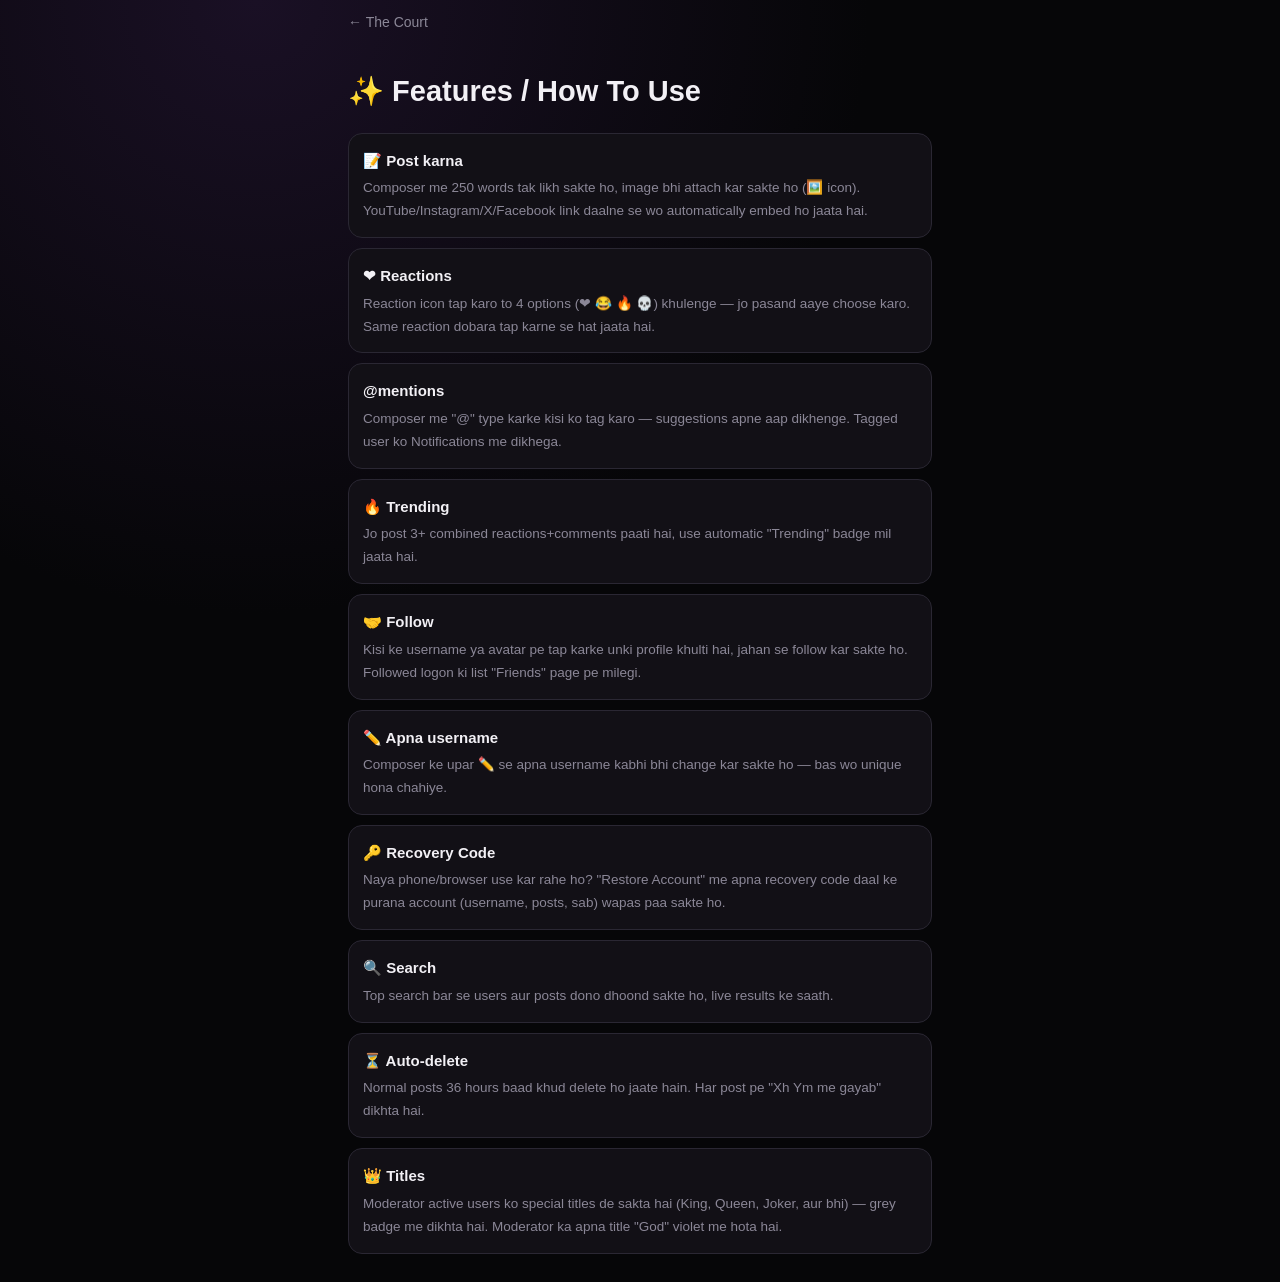
<file: features.html>
<!DOCTYPE html>
<html lang="hi">
<head>
<meta charset="UTF-8" />
<meta name="viewport" content="width=device-width, initial-scale=1.0" />
<title>Features — The Court</title>
<link rel="stylesheet" href="style.css" />
<style>
  .back-link { padding: 14px 18px 0; display: block; color: var(--text-dim); text-decoration: none; font-size: 14px; }
  .doc { padding: 18px; line-height: 1.7; font-size: 14.5px; }
  .feat-card {
    background: var(--panel); border: 1px solid var(--border); border-radius: 14px;
    padding: 14px; margin-bottom: 10px;
  }
  .feat-card h3 { margin: 0 0 4px; font-size: 15px; }
  .feat-card p { margin: 0; color: var(--text-dim); font-size: 13.5px; }
</style>
</head>
<body>
<div class="app">
  <a href="index.html" class="back-link">← The Court</a>
  <div class="doc">
    <h1 style="margin-bottom:16px;">✨ Features / How To Use</h1>

    <div class="feat-card"><h3>📝 Post karna</h3><p>Composer me 250 words tak likh sakte ho, image bhi attach kar sakte ho (🖼️ icon). YouTube/Instagram/X/Facebook link daalne se wo automatically embed ho jaata hai.</p></div>

    <div class="feat-card"><h3>❤ Reactions</h3><p>Reaction icon tap karo to 4 options (❤ 😂 🔥 💀) khulenge — jo pasand aaye choose karo. Same reaction dobara tap karne se hat jaata hai.</p></div>

    <div class="feat-card"><h3>@mentions</h3><p>Composer me "@" type karke kisi ko tag karo — suggestions apne aap dikhenge. Tagged user ko Notifications me dikhega.</p></div>

    <div class="feat-card"><h3>🔥 Trending</h3><p>Jo post 3+ combined reactions+comments paati hai, use automatic "Trending" badge mil jaata hai.</p></div>

    <div class="feat-card"><h3>🤝 Follow</h3><p>Kisi ke username ya avatar pe tap karke unki profile khulti hai, jahan se follow kar sakte ho. Followed logon ki list "Friends" page pe milegi.</p></div>

    <div class="feat-card"><h3>✏️ Apna username</h3><p>Composer ke upar ✏️ se apna username kabhi bhi change kar sakte ho — bas wo unique hona chahiye.</p></div>

    <div class="feat-card"><h3>🔑 Recovery Code</h3><p>Naya phone/browser use kar rahe ho? "Restore Account" me apna recovery code daal ke purana account (username, posts, sab) wapas paa sakte ho.</p></div>

    <div class="feat-card"><h3>🔍 Search</h3><p>Top search bar se users aur posts dono dhoond sakte ho, live results ke saath.</p></div>

    <div class="feat-card"><h3>⏳ Auto-delete</h3><p>Normal posts 36 hours baad khud delete ho jaate hain. Har post pe "Xh Ym me gayab" dikhta hai.</p></div>

    <div class="feat-card"><h3>👑 Titles</h3><p>Moderator active users ko special titles de sakta hai (King, Queen, Joker, aur bhi) — grey badge me dikhta hai. Moderator ka apna title "God" violet me hota hai.</p></div>
  </div>
</div>
</body>
</html>
</file>
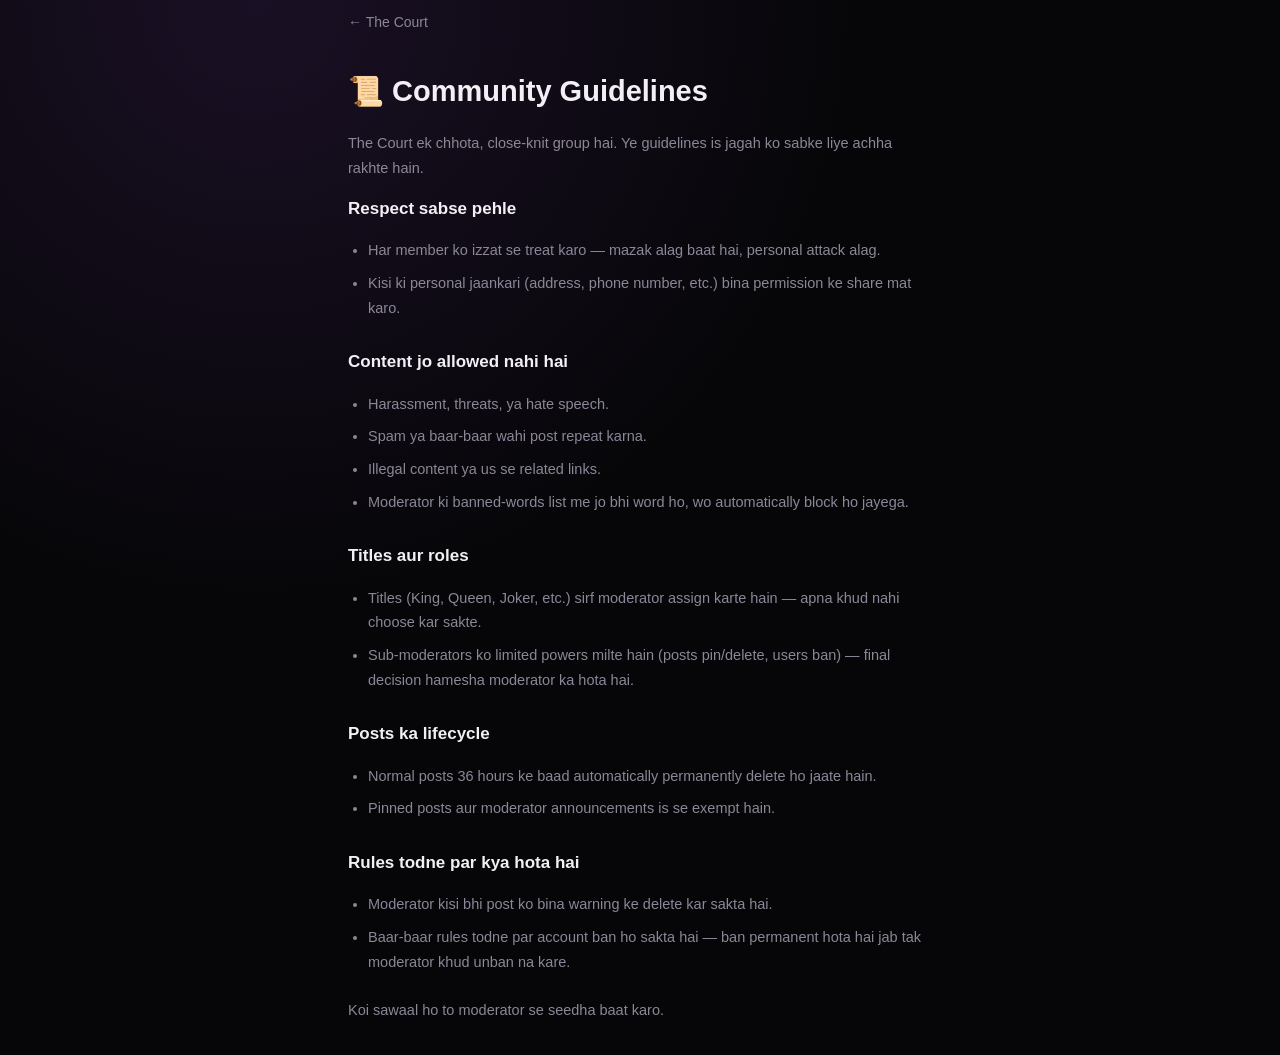
<file: guidelines.html>
<!DOCTYPE html>
<html lang="hi">
<head>
<meta charset="UTF-8" />
<meta name="viewport" content="width=device-width, initial-scale=1.0" />
<title>Community Guidelines — The Court</title>
<link rel="stylesheet" href="style.css" />
<style>
  .back-link { padding: 14px 18px 0; display: block; color: var(--text-dim); text-decoration: none; font-size: 14px; }
  .doc { padding: 18px; line-height: 1.7; font-size: 14.5px; }
  .doc h2 { margin-top: 28px; font-size: 17px; }
  .doc h2:first-of-type { margin-top: 8px; }
  .doc ul { padding-left: 20px; color: var(--text-dim); }
  .doc li { margin-bottom: 8px; }
</style>
</head>
<body>
<div class="app">
  <a href="index.html" class="back-link">← The Court</a>
  <div class="doc">
    <h1 style="margin-bottom:4px;">📜 Community Guidelines</h1>
    <p style="color:var(--text-dim);">The Court ek chhota, close-knit group hai. Ye guidelines is jagah ko sabke liye achha rakhte hain.</p>

    <h2>Respect sabse pehle</h2>
    <ul>
      <li>Har member ko izzat se treat karo — mazak alag baat hai, personal attack alag.</li>
      <li>Kisi ki personal jaankari (address, phone number, etc.) bina permission ke share mat karo.</li>
    </ul>

    <h2>Content jo allowed nahi hai</h2>
    <ul>
      <li>Harassment, threats, ya hate speech.</li>
      <li>Spam ya baar-baar wahi post repeat karna.</li>
      <li>Illegal content ya us se related links.</li>
      <li>Moderator ki banned-words list me jo bhi word ho, wo automatically block ho jayega.</li>
    </ul>

    <h2>Titles aur roles</h2>
    <ul>
      <li>Titles (King, Queen, Joker, etc.) sirf moderator assign karte hain — apna khud nahi choose kar sakte.</li>
      <li>Sub-moderators ko limited powers milte hain (posts pin/delete, users ban) — final decision hamesha moderator ka hota hai.</li>
    </ul>

    <h2>Posts ka lifecycle</h2>
    <ul>
      <li>Normal posts 36 hours ke baad automatically permanently delete ho jaate hain.</li>
      <li>Pinned posts aur moderator announcements is se exempt hain.</li>
    </ul>

    <h2>Rules todne par kya hota hai</h2>
    <ul>
      <li>Moderator kisi bhi post ko bina warning ke delete kar sakta hai.</li>
      <li>Baar-baar rules todne par account ban ho sakta hai — ban permanent hota hai jab tak moderator khud unban na kare.</li>
    </ul>

    <p style="color:var(--text-dim);margin-top:24px;">Koi sawaal ho to moderator se seedha baat karo.</p>
  </div>
</div>
</body>
</html>
</file>
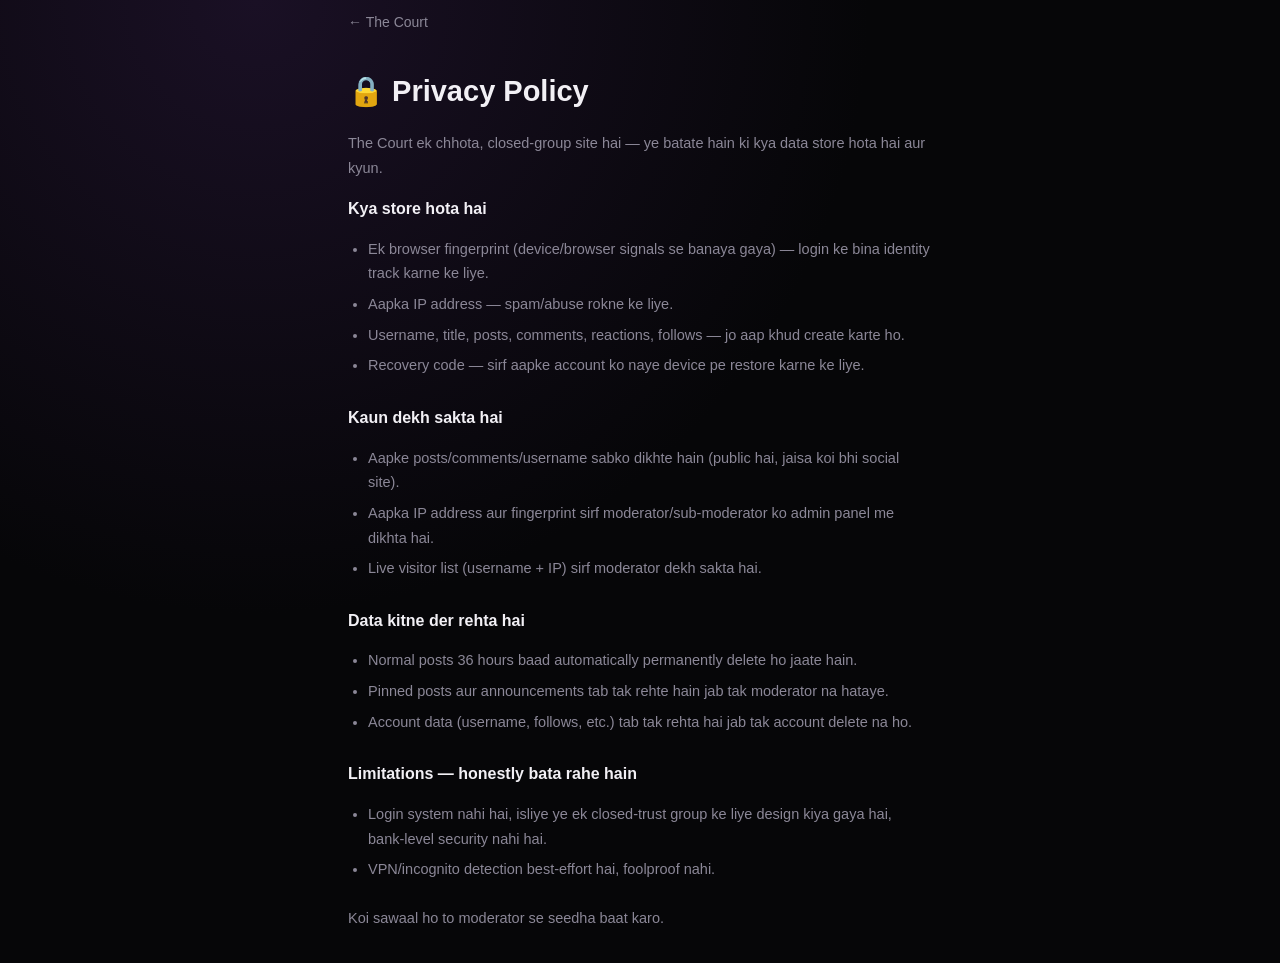
<file: privacy.html>
<!DOCTYPE html>
<html lang="hi">
<head>
<meta charset="UTF-8" />
<meta name="viewport" content="width=device-width, initial-scale=1.0" />
<title>Privacy Policy — The Court</title>
<link rel="stylesheet" href="style.css" />
<style>
  .back-link { padding: 14px 18px 0; display: block; color: var(--text-dim); text-decoration: none; font-size: 14px; }
  .doc { padding: 18px; line-height: 1.7; font-size: 14.5px; }
  .doc h2 { margin-top: 26px; font-size: 16px; }
  .doc h2:first-of-type { margin-top: 8px; }
  .doc ul { padding-left: 20px; color: var(--text-dim); }
  .doc li { margin-bottom: 6px; }
</style>
</head>
<body>
<div class="app">
  <a href="index.html" class="back-link">← The Court</a>
  <div class="doc">
    <h1 style="margin-bottom:4px;">🔒 Privacy Policy</h1>
    <p style="color:var(--text-dim);">The Court ek chhota, closed-group site hai — ye batate hain ki kya data store hota hai aur kyun.</p>

    <h2>Kya store hota hai</h2>
    <ul>
      <li>Ek browser fingerprint (device/browser signals se banaya gaya) — login ke bina identity track karne ke liye.</li>
      <li>Aapka IP address — spam/abuse rokne ke liye.</li>
      <li>Username, title, posts, comments, reactions, follows — jo aap khud create karte ho.</li>
      <li>Recovery code — sirf aapke account ko naye device pe restore karne ke liye.</li>
    </ul>

    <h2>Kaun dekh sakta hai</h2>
    <ul>
      <li>Aapke posts/comments/username sabko dikhte hain (public hai, jaisa koi bhi social site).</li>
      <li>Aapka IP address aur fingerprint sirf moderator/sub-moderator ko admin panel me dikhta hai.</li>
      <li>Live visitor list (username + IP) sirf moderator dekh sakta hai.</li>
    </ul>

    <h2>Data kitne der rehta hai</h2>
    <ul>
      <li>Normal posts 36 hours baad automatically permanently delete ho jaate hain.</li>
      <li>Pinned posts aur announcements tab tak rehte hain jab tak moderator na hataye.</li>
      <li>Account data (username, follows, etc.) tab tak rehta hai jab tak account delete na ho.</li>
    </ul>

    <h2>Limitations — honestly bata rahe hain</h2>
    <ul>
      <li>Login system nahi hai, isliye ye ek closed-trust group ke liye design kiya gaya hai, bank-level security nahi hai.</li>
      <li>VPN/incognito detection best-effort hai, foolproof nahi.</li>
    </ul>

    <p style="color:var(--text-dim);margin-top:24px;">Koi sawaal ho to moderator se seedha baat karo.</p>
  </div>
</div>
</body>
</html>
</file>
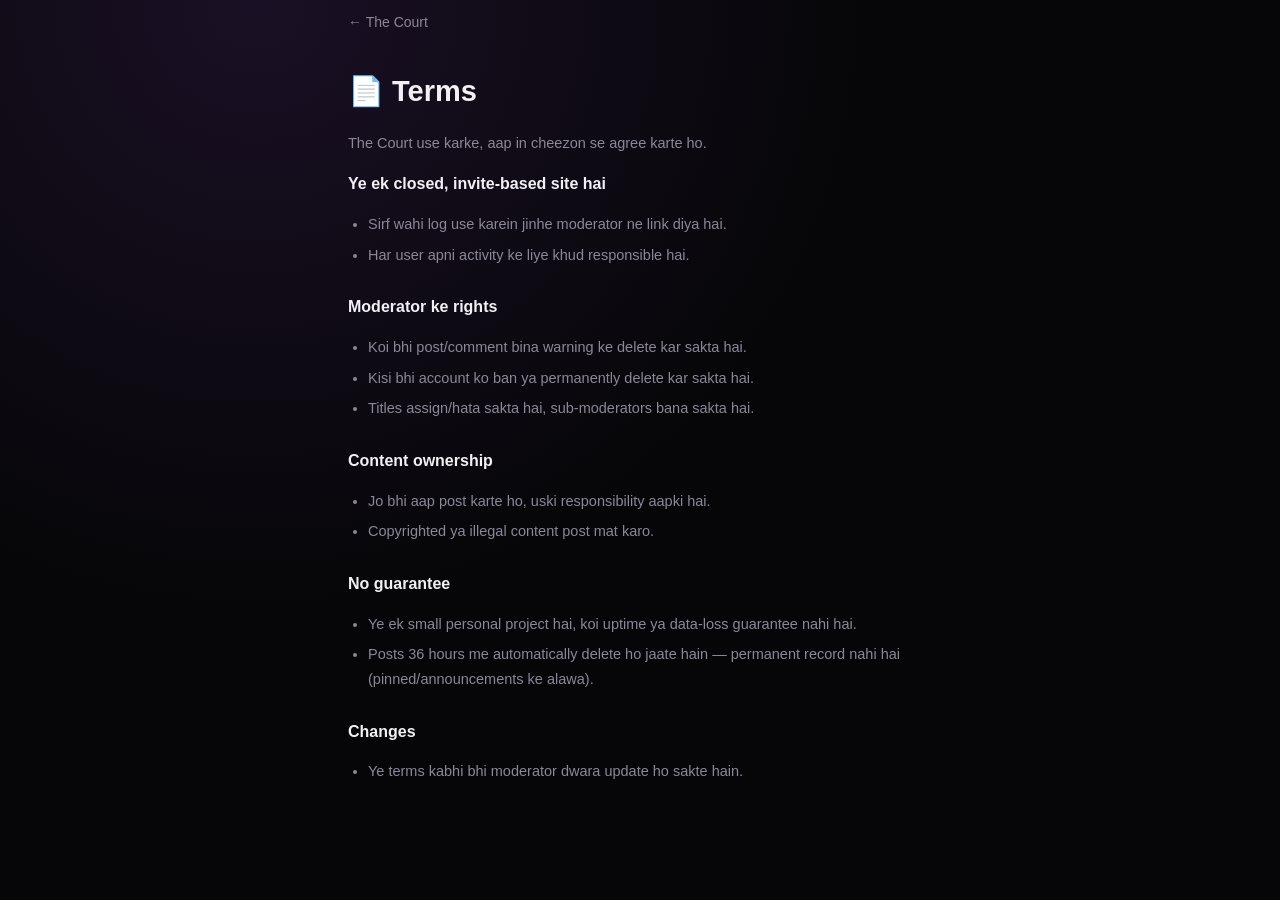
<file: terms.html>
<!DOCTYPE html>
<html lang="hi">
<head>
<meta charset="UTF-8" />
<meta name="viewport" content="width=device-width, initial-scale=1.0" />
<title>Terms — The Court</title>
<link rel="stylesheet" href="style.css" />
<style>
  .back-link { padding: 14px 18px 0; display: block; color: var(--text-dim); text-decoration: none; font-size: 14px; }
  .doc { padding: 18px; line-height: 1.7; font-size: 14.5px; }
  .doc h2 { margin-top: 26px; font-size: 16px; }
  .doc h2:first-of-type { margin-top: 8px; }
  .doc ul { padding-left: 20px; color: var(--text-dim); }
  .doc li { margin-bottom: 6px; }
</style>
</head>
<body>
<div class="app">
  <a href="index.html" class="back-link">← The Court</a>
  <div class="doc">
    <h1 style="margin-bottom:4px;">📄 Terms</h1>
    <p style="color:var(--text-dim);">The Court use karke, aap in cheezon se agree karte ho.</p>

    <h2>Ye ek closed, invite-based site hai</h2>
    <ul>
      <li>Sirf wahi log use karein jinhe moderator ne link diya hai.</li>
      <li>Har user apni activity ke liye khud responsible hai.</li>
    </ul>

    <h2>Moderator ke rights</h2>
    <ul>
      <li>Koi bhi post/comment bina warning ke delete kar sakta hai.</li>
      <li>Kisi bhi account ko ban ya permanently delete kar sakta hai.</li>
      <li>Titles assign/hata sakta hai, sub-moderators bana sakta hai.</li>
    </ul>

    <h2>Content ownership</h2>
    <ul>
      <li>Jo bhi aap post karte ho, uski responsibility aapki hai.</li>
      <li>Copyrighted ya illegal content post mat karo.</li>
    </ul>

    <h2>No guarantee</h2>
    <ul>
      <li>Ye ek small personal project hai, koi uptime ya data-loss guarantee nahi hai.</li>
      <li>Posts 36 hours me automatically delete ho jaate hain — permanent record nahi hai (pinned/announcements ke alawa).</li>
    </ul>

    <h2>Changes</h2>
    <ul>
      <li>Ye terms kabhi bhi moderator dwara update ho sakte hain.</li>
    </ul>
  </div>
</div>
</body>
</html>
</file>
<file: style.css>
:root {
  --bg: #060608;
  --bg-grad: radial-gradient(circle at 20% 0%, #1a1025 0%, #060608 45%);
  --panel: #121016;
  --panel-2: #17141d;
  --border: #2a2733;
  --text: #f2f0f5;
  --text-dim: #8b8797;
  --accent: #7c5cff;
  --accent-2: #ff5cad;
  --accent-grad: linear-gradient(135deg, #7c5cff, #ff5cad);
  --accent-dim: #7c5cff22;
  --danger: #ff4d6d;
  --gold: #ffcb47;
  --grey-title: #9a95a8;
  --violet-title: #b98bff;
  --radius: 18px;
}

* { box-sizing: border-box; }

body {
  margin: 0;
  background: var(--bg) var(--bg-grad);
  background-attachment: fixed;
  color: var(--text);
  font-family: -apple-system, "Segoe UI", Roboto, Helvetica, Arial, sans-serif;
  font-size: 15px;
  -webkit-font-smoothing: antialiased;
}

.app {
  max-width: 620px;
  margin: 0 auto;
  min-height: 100vh;
}

header.top {
  position: sticky;
  top: 0;
  z-index: 10;
  background: rgba(6,6,8,0.75);
  backdrop-filter: blur(14px);
  border-bottom: 1px solid var(--border);
  padding: 16px 18px;
  display: flex;
  align-items: center;
  justify-content: space-between;
}

header.top h1 {
  font-size: 20px;
  margin: 0;
  letter-spacing: 0.2px;
  background: var(--accent-grad);
  -webkit-background-clip: text;
  background-clip: text;
  color: transparent;
  font-weight: 800;
}

.live-dot {
  width: 8px; height: 8px; border-radius: 50%;
  background: #34e6a8;
  display: inline-block;
  margin-right: 6px;
  box-shadow: 0 0 8px #34e6a8;
  animation: pulse 1.8s infinite;
}
@keyframes pulse {
  0%, 100% { opacity: 1; }
  50% { opacity: 0.4; }
}

.visitor-pill {
  font-size: 12px;
  color: var(--text-dim);
  display: flex;
  align-items: center;
  background: var(--panel);
  border: 1px solid var(--border);
  padding: 5px 12px;
  border-radius: 999px;
}

/* Composer */
.composer {
  margin: 14px 14px 0;
  background: var(--panel);
  border: 1px solid var(--border);
  border-radius: var(--radius);
  padding: 16px;
}

.composer textarea {
  width: 100%;
  background: transparent;
  border: none;
  color: var(--text);
  font-size: 17px;
  resize: none;
  outline: none;
  min-height: 64px;
  font-family: inherit;
}
.composer textarea::placeholder { color: #55506333; color: #5c5768; }

.composer-footer {
  display: flex;
  align-items: center;
  justify-content: space-between;
  margin-top: 8px;
  border-top: 1px solid var(--border);
  padding-top: 12px;
}

.char-count { font-size: 13px; color: var(--text-dim); font-weight: 600; }
.char-count.warn { color: var(--gold); }
.char-count.over { color: var(--danger); }

.btn {
  background: var(--accent-grad);
  color: #fff;
  border: none;
  border-radius: 999px;
  padding: 9px 20px;
  font-weight: 700;
  font-size: 14px;
  cursor: pointer;
  transition: transform 0.15s, filter 0.15s;
  box-shadow: 0 4px 16px -4px #7c5cff66;
}
.btn:hover { filter: brightness(1.08); transform: translateY(-1px); }
.btn:active { transform: translateY(0); }
.btn:disabled { opacity: 0.4; cursor: not-allowed; box-shadow: none; }
.btn.small { padding: 6px 14px; font-size: 13px; }
.btn.ghost {
  background: transparent;
  border: 1px solid var(--border);
  color: var(--text);
  box-shadow: none;
}

/* Feed */
#feed { padding: 14px; display: flex; flex-direction: column; gap: 10px; }

.post {
  background: var(--panel);
  border: 1px solid var(--border);
  border-radius: var(--radius);
  padding: 16px;
  display: flex;
  gap: 12px;
  transition: border-color 0.2s;
}
.post:hover { border-color: #3d3850; }

.avatar {
  width: 42px; height: 42px;
  border-radius: 50%;
  display: flex; align-items: center; justify-content: center;
  font-weight: 800;
  color: #fff;
  flex-shrink: 0;
  font-size: 15px;
}

.post-body { flex: 1; min-width: 0; }

.post-head {
  display: flex;
  align-items: center;
  gap: 6px;
  flex-wrap: wrap;
  font-size: 14px;
}

.username { font-weight: 700; color: var(--text); }

.title-badge {
  font-size: 10.5px;
  font-weight: 800;
  padding: 2px 9px;
  border-radius: 999px;
  letter-spacing: 0.4px;
  text-transform: uppercase;
  background: #ffffff10;
  border: 1px solid currentColor;
}
.title-badge.grey { color: var(--grey-title); }
.title-badge.violet {
  color: #fff;
  background: linear-gradient(135deg, #a374f2, #7c5cff);
  border: none;
  box-shadow: 0 0 12px -2px #a374f299;
}

.timestamp { color: var(--text-dim); font-size: 12.5px; }

.post-content {
  margin: 6px 0 10px;
  white-space: pre-wrap;
  word-break: break-word;
  line-height: 1.45;
  font-size: 15px;
}

.embed-wrap {
  border: 1px solid var(--border);
  border-radius: 14px;
  overflow: hidden;
  margin-bottom: 10px;
}
.embed-wrap iframe { display: block; width: 100%; border: none; }

.post-actions {
  display: flex;
  gap: 24px;
  color: var(--text-dim);
  font-size: 13px;
  align-items: center;
}

.action {
  display: flex;
  align-items: center;
  gap: 6px;
  cursor: pointer;
  user-select: none;
  transition: color 0.15s, transform 0.1s;
  padding: 4px 0;
}
.action:hover { color: var(--accent); transform: translateY(-1px); }
.action.liked { color: var(--accent-2); }
.action.liked svg { fill: var(--accent-2); }

/* Comments */
.comments { margin-top: 12px; border-top: 1px solid var(--border); padding-top: 12px; }
.comment { display: flex; gap: 10px; margin-bottom: 12px; }
.comment .avatar { width: 30px; height: 30px; font-size: 12px; }
.comment-input-row {
  display: flex;
  gap: 8px;
  margin-top: 8px;
}
.comment-input-row input {
  flex: 1;
  background: var(--panel-2);
  border: 1px solid var(--border);
  border-radius: 999px;
  padding: 9px 15px;
  color: var(--text);
  font-size: 13px;
  outline: none;
  transition: border-color 0.15s;
}
.comment-input-row input:focus { border-color: var(--accent); }
.reply-link { font-size: 12px; color: var(--text-dim); cursor: pointer; }
.reply-link:hover { color: var(--accent); }

/* Empty / block states */
.empty-state {
  padding: 70px 20px;
  text-align: center;
  color: var(--text-dim);
  font-size: 15px;
}

.blocked-banner {
  background: linear-gradient(135deg, #2b0d16, #1a0d12);
  border: 1px solid var(--danger);
  color: #ff9ab0;
  padding: 14px 16px;
  font-size: 14px;
  margin: 14px;
  border-radius: 14px;
}

.title-picker {
  display: flex;
  flex-wrap: wrap;
  gap: 8px;
  padding: 12px 16px;
}
.title-chip {
  border: 1px solid var(--border);
  border-radius: 999px;
  padding: 6px 12px;
  font-size: 12px;
  color: var(--grey-title);
  cursor: pointer;
}
.title-chip.active { background: var(--accent-dim); border-color: var(--accent); color: var(--text); }

@media (max-width: 640px) {
  .app { border-left: none; border-right: none; }
}
</file>
